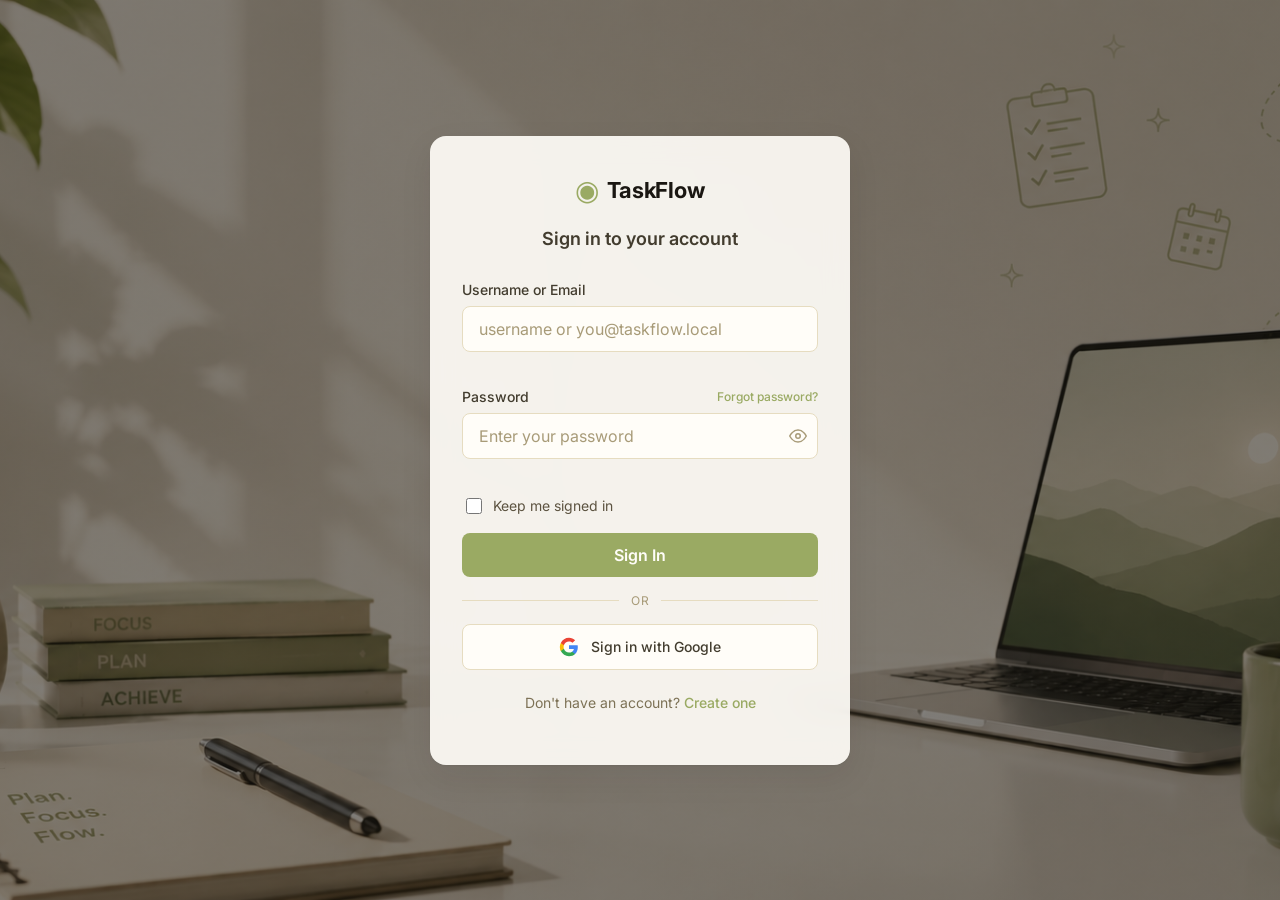
<file: src/html_files/login.html>
<!DOCTYPE html>
<html lang="en">
<head>
<meta charset="UTF-8" />
<meta name="viewport" content="width=device-width, initial-scale=1.0" />
<title>TaskFlow · Sign In</title>
<link rel="preconnect" href="https://fonts.googleapis.com">
<link rel="preconnect" href="https://fonts.gstatic.com" crossorigin>
<link href="https://fonts.googleapis.com/css2?family=Inter:wght@300;400;500;600;700;800&family=Plus+Jakarta+Sans:wght@400;500;600;700;800&display=swap" rel="stylesheet">
<style>

/* ================================================================
   0. Design tokens — aligned with dashboard (olive green)
   ================================================================ */
:root {
  --font-family: 'Inter', 'Plus Jakarta Sans', -apple-system, BlinkMacSystemFont, 'Segoe UI', sans-serif;

  --color-primary:        #9AAA63;
  --color-primary-dark:   #7a8a4a;
  --color-primary-light:  rgba(154, 170, 99, 0.14);

  --color-success: #6b8e4e;
  --color-danger:  #a8452f;

  --color-white: #fffdf8;
  --color-gray-50:  #faf6ec;
  --color-gray-100: #f3ecdb;
  --color-gray-200: #e6dcc0;
  --color-gray-400: #a89b78;
  --color-gray-500: #7d7256;
  --color-gray-600: #5c5340;
  --color-gray-700: #423c2e;
  --color-gray-800: #2c2820;
  --color-gray-900: #1a1712;

  --font-size-xs:   0.75rem;
  --font-size-sm:   0.875rem;
  --font-size-base: 1rem;
  --font-size-lg:   1.125rem;
  --font-size-xl:   1.375rem;

  --space-1: 0.25rem;
  --space-2: 0.5rem;
  --space-3: 0.75rem;
  --space-4: 1rem;
  --space-5: 1.25rem;
  --space-6: 1.5rem;
  --space-8: 2rem;
  --space-10: 2.5rem;

  --card-bg: var(--color-white);
  --card-radius: 16px;
  --card-shadow: 0 1px 2px rgba(32, 30, 27, 0.04), 0 12px 32px rgba(32, 30, 27, 0.08);
}

* { box-sizing: border-box; }

body {
  margin: 0;
  font-family: var(--font-family);
  -webkit-font-smoothing: antialiased;
}

/* ----- 8. Login Module ------------------------------------ */

.login-body {
  display: flex;
  align-items: center;
  justify-content: center;
  min-height: 100vh;
  background:
    linear-gradient(rgba(26, 23, 18, 0.55), rgba(26, 23, 18, 0.55)),
    url('../../docs/screenshots/Login_bg_img.png') center/cover no-repeat fixed;
  padding: var(--space-4);
}

.login-container {
  width: 100%;
  max-width: 420px;
}

.login-card {
  background-color: rgba(255, 253, 248, 0.92);
  backdrop-filter: blur(12px);
  -webkit-backdrop-filter: blur(12px);
  border-radius: var(--card-radius);
  box-shadow: var(--card-shadow);
  padding: var(--space-10) var(--space-8);
  animation: card-rise 0.5s ease;
}

@keyframes card-rise {
  from { opacity: 0; transform: translateY(8px); }
  to   { opacity: 1; transform: translateY(0); }
}

.login-card__brand {
  display: flex;
  align-items: center;
  justify-content: center;
  gap: var(--space-2);
  margin-bottom: var(--space-6);
}

.login-card__logo-icon {
  font-size: 1.75rem;
  line-height: 1;
  color: var(--color-primary);
}

.login-card__brand-name {
  font-size: var(--font-size-xl);
  font-weight: 700;
  color: var(--color-gray-900);
  letter-spacing: -0.01em;
}

.login-card__heading {
  font-size: var(--font-size-lg);
  font-weight: 600;
  color: var(--color-gray-700);
  text-align: center;
  margin: 0 0 var(--space-8);
}

.login-card__subheading {
  font-size: var(--font-size-sm);
  color: var(--color-gray-500);
  text-align: center;
  margin: calc(var(--space-8) * -1 + var(--space-1)) 0 var(--space-8);
}

/* ---- Login form ---- */

.login-form {
  display: flex;
  flex-direction: column;
  gap: var(--space-4);
}

.login-form__field {
  display: flex;
  flex-direction: column;
  gap: var(--space-2);
}

.login-form__label-row {
  display: flex;
  align-items: center;
  justify-content: space-between;
}

.login-form__label {
  font-size: var(--font-size-sm);
  font-weight: 500;
  color: var(--color-gray-700);
}

.login-form__forgot {
  font-size: var(--font-size-xs);
  font-weight: 500;
  color: var(--color-primary);
  text-decoration: none;
  background: none;
  border: none;
  padding: 0;
  cursor: pointer;
  font-family: var(--font-family);
}

.login-form__forgot:hover { text-decoration: underline; }

.login-form__input-wrap {
  position: relative;
  display: flex;
  align-items: center;
}

.login-form__input {
  width: 100%;
  font-family: var(--font-family);
  font-size: var(--font-size-base);
  padding: var(--space-3) var(--space-4);
  border: 1px solid var(--color-gray-200);
  border-radius: 8px;
  background-color: var(--color-white);
  color: var(--color-gray-800);
  outline: none;
  transition: border-color 0.15s ease, box-shadow 0.15s ease;
}

.login-form__input--has-toggle { padding-right: var(--space-10); }

.login-form__input::placeholder {
  color: var(--color-gray-400);
}

.login-form__input:focus {
  border-color: var(--color-primary);
  box-shadow: 0 0 0 3px var(--color-primary-light);
}

.login-form__input[aria-invalid="true"] {
  border-color: var(--color-danger);
}

.login-form__input[aria-invalid="true"]:focus {
  box-shadow: 0 0 0 3px rgba(168, 69, 47, 0.14);
}

.login-form__field-hint {
  font-size: var(--font-size-xs);
  color: var(--color-danger);
  min-height: 1em;
}

.login-form__toggle-visibility {
  position: absolute;
  right: var(--space-1);
  display: flex;
  align-items: center;
  justify-content: center;
  width: 32px;
  height: 32px;
  padding: 0;
  border: none;
  background: none;
  color: var(--color-gray-400);
  cursor: pointer;
  border-radius: 6px;
}

.login-form__toggle-visibility:hover {
  color: var(--color-gray-600);
  background-color: var(--color-gray-100);
}

.login-form__toggle-visibility svg { width: 18px; height: 18px; }

/* ---- Remember me ---- */

.login-form__remember {
  display: flex;
  align-items: center;
  gap: var(--space-2);
}

.login-form__checkbox {
  width: 16px;
  height: 16px;
  accent-color: var(--color-primary);
  cursor: pointer;
}

.login-form__remember label {
  font-size: var(--font-size-sm);
  color: var(--color-gray-600);
  cursor: pointer;
}

/* ---- Error message ---- */

.login-form__error {
  display: flex;
  align-items: flex-start;
  gap: var(--space-2);
  font-size: var(--font-size-sm);
  color: var(--color-danger);
  background-color: rgba(168, 69, 47, 0.08);
  border-radius: 8px;
  padding: var(--space-3);
  line-height: 1.4;
}

.login-form__error svg {
  width: 16px;
  height: 16px;
  flex-shrink: 0;
  margin-top: 1px;
}

.login-form__error[hidden] {
  display: none;
}

/* ---- Submit button ---- */

.login-form__submit {
  position: relative;
  display: flex;
  align-items: center;
  justify-content: center;
  gap: var(--space-2);
  font-family: var(--font-family);
  font-size: var(--font-size-base);
  font-weight: 600;
  color: var(--color-white);
  background-color: var(--color-primary);
  padding: var(--space-3) var(--space-6);
  border: none;
  border-radius: 8px;
  cursor: pointer;
  transition: background-color 0.15s ease, transform 0.05s ease;
  text-align: center;
}

.login-form__submit:hover { background-color: var(--color-primary-dark); }
.login-form__submit:active { transform: scale(0.99); }

.login-form__submit:disabled {
  opacity: 0.75;
  cursor: not-allowed;
}

.login-form__submit--logout {
  background-color: var(--color-gray-600);
  width: 100%;
}

.login-form__submit--logout:hover {
  background-color: var(--color-gray-700);
}

.login-form__spinner {
  width: 16px;
  height: 16px;
  border: 2px solid rgba(255, 255, 255, 0.4);
  border-top-color: var(--color-white);
  border-radius: 50%;
  animation: spin 0.7s linear infinite;
  display: none;
}

.login-form__submit--loading .login-form__spinner { display: inline-block; }
.login-form__submit--loading .login-form__submit-label { opacity: 0.85; }

@keyframes spin { to { transform: rotate(360deg); } }

/* ---- Divider ---- */

.login-form__divider {
  display: flex;
  align-items: center;
  gap: var(--space-3);
}

.login-form__divider::before,
.login-form__divider::after {
  content: '';
  flex: 1;
  height: 1px;
  background-color: var(--color-gray-200);
}

.login-form__divider-text {
  font-size: var(--font-size-xs);
  color: var(--color-gray-400);
  text-transform: uppercase;
  letter-spacing: 0.05em;
}

.login-form[hidden] { display: none; }

/* ---- Google sign-in ---- */

.login-form__google-btn {
  display: flex;
  justify-content: center;
}

.login-form__google-fallback {
  display: flex;
  align-items: center;
  justify-content: center;
  gap: var(--space-3);
  width: 100%;
  font-family: var(--font-family);
  font-size: var(--font-size-sm);
  font-weight: 500;
  color: var(--color-gray-700);
  background-color: var(--color-white);
  border: 1px solid var(--color-gray-200);
  border-radius: 8px;
  padding: var(--space-3) var(--space-4);
  cursor: pointer;
  transition: background-color 0.15s ease, border-color 0.15s ease;
}

.login-form__google-fallback:hover {
  background-color: var(--color-gray-100);
  border-color: var(--color-gray-400);
}

.login-form__google-icon {
  width: 1.25rem;
  height: 1.25rem;
}

/* ---- Sign-up hint ---- */

.login-card__footer {
  margin-top: var(--space-6);
  text-align: center;
  font-size: var(--font-size-sm);
  color: var(--color-gray-500);
}

.login-card__footer a {
  color: var(--color-primary);
  font-weight: 500;
  text-decoration: none;
}

.login-card__footer a:hover { text-decoration: underline; }

/* ---- Session / logged-in view ---- */

.login-session {
  display: flex;
  flex-direction: column;
  align-items: center;
  gap: var(--space-5);
  text-align: center;
  animation: card-rise 0.4s ease;
}

.login-session[hidden] { display: none; }

.login-session__user {
  display: flex;
  align-items: center;
  gap: var(--space-4);
}

.login-session__avatar {
  width: 52px;
  height: 52px;
  display: flex;
  align-items: center;
  justify-content: center;
  background-color: var(--color-primary-light);
  border-radius: 50%;
  font-size: var(--font-size-lg);
  font-weight: 700;
  color: var(--color-primary-dark);
  flex-shrink: 0;
}

.login-session__info {
  display: flex;
  flex-direction: column;
  align-items: flex-start;
  text-align: left;
}

.login-session__name {
  font-size: var(--font-size-base);
  font-weight: 600;
  color: var(--color-gray-800);
}

.login-session__role {
  font-size: var(--font-size-xs);
  color: var(--color-gray-500);
  margin-top: var(--space-1);
}

.login-session__status {
  display: flex;
  align-items: center;
  gap: var(--space-2);
  font-size: var(--font-size-sm);
  color: var(--color-success);
  font-weight: 500;
  margin: 0;
}

.login-session__status-dot {
  width: 8px;
  height: 8px;
  border-radius: 50%;
  background-color: var(--color-success);
}

/* Toast for demo feedback */
.login-toast {
  position: fixed;
  bottom: var(--space-6);
  left: 50%;
  transform: translateX(-50%) translateY(12px);
  background-color: var(--color-gray-900);
  color: var(--color-white);
  font-size: var(--font-size-sm);
  padding: var(--space-3) var(--space-5);
  border-radius: 8px;
  opacity: 0;
  pointer-events: none;
  transition: opacity 0.2s ease, transform 0.2s ease;
}

.login-toast--visible {
  opacity: 1;
  transform: translateX(-50%) translateY(0);
}

/* ----- 9. Responsive -------------------------------------- */

@media (max-width: 480px) {
  .login-card {
    padding: var(--space-8) var(--space-5);
    border-radius: 12px;
  }

  .login-card__brand-name { font-size: var(--font-size-lg); }
  .login-card__heading { font-size: var(--font-size-base); margin-bottom: var(--space-6); }

  .login-session__user {
    flex-direction: column;
    text-align: center;
  }

  .login-session__info { align-items: center; }
}

@media (prefers-reduced-motion: reduce) {
  .login-card, .login-session, .login-form__spinner {
    animation: none !important;
  }
}

@media (prefers-contrast: more) {
  .login-form__input { border-width: 2px; }
}

</style>
</head>
<body class="login-body">

  <main class="login-container" aria-labelledby="login-heading">
    <div class="login-card">

      <div class="login-card__brand">
        <span class="login-card__logo-icon" aria-hidden="true">&#x25C9;</span>
        <span class="login-card__brand-name">TaskFlow</span>
      </div>

      <h1 class="login-card__heading" id="login-heading">Sign in to your account</h1>
  

      <!-- ============================================================
           LOGIN FORM — shown when user is NOT logged in
           ============================================================ -->
      <form class="login-form" id="loginForm" novalidate autocomplete="off">

        <div class="login-form__field">
          <label class="login-form__label" for="loginEmail">Username or Email</label>
          <input
            class="login-form__input"
            type="text"
            id="loginEmail"
            name="email"
            placeholder="username or you@taskflow.local"
            autocomplete="username"
            aria-describedby="emailHint"
            required
          />
          <span class="login-form__field-hint" id="emailHint"></span>
        </div>

        <div class="login-form__field">
          <div class="login-form__label-row">
            <label class="login-form__label" for="loginPassword">Password</label>
            <button type="button" class="login-form__forgot" id="forgotBtn">Forgot password?</button>
          </div>
          <div class="login-form__input-wrap">
            <input
              class="login-form__input login-form__input--has-toggle"
              type="password"
              id="loginPassword"
              name="password"
              placeholder="Enter your password"
              autocomplete="current-password"
              aria-describedby="passwordHint"
              required
            />
            <button type="button" class="login-form__toggle-visibility" id="togglePassword" aria-label="Show password" aria-pressed="false">
              <svg id="eyeIcon" viewBox="0 0 24 24" fill="none" stroke="currentColor" stroke-width="2" stroke-linecap="round" stroke-linejoin="round">
                <path d="M1 12s4-8 11-8 11 8 11 8-4 8-11 8-11-8-11-8z"/>
                <circle cx="12" cy="12" r="3"/>
              </svg>
            </button>
          </div>
          <span class="login-form__field-hint" id="passwordHint"></span>
        </div>

        <div class="login-form__remember">
          <input type="checkbox" class="login-form__checkbox" id="rememberMe" name="remember" />
          <label for="rememberMe">Keep me signed in</label>
        </div>

        <div class="login-form__error" id="loginError" role="alert" aria-live="polite" hidden>
          <svg viewBox="0 0 24 24" fill="none" stroke="currentColor" stroke-width="2" stroke-linecap="round" stroke-linejoin="round">
            <circle cx="12" cy="12" r="10"/><line x1="12" y1="8" x2="12" y2="12"/><line x1="12" y1="16" x2="12.01" y2="16"/>
          </svg>
          <span id="loginErrorText"></span>
        </div>

        <button class="login-form__submit" type="submit" id="submitBtn">
          <span class="login-form__spinner" aria-hidden="true"></span>
          <span class="login-form__submit-label">Sign In</span>
        </button>

        <div class="login-form__divider">
          <span class="login-form__divider-text">or</span>
        </div>

        <!-- Google Sign-In button — rendered by GSI library -->
        <div class="login-form__google-btn" id="googleSignInBtn">
          <!-- GOOGLE BUTTON PLACEHOLDER: The GSI library renders the real
               styled button into this container. If the library fails to
               load, the fallback below will be visible. -->
          <button
            class="login-form__google-fallback"
            type="button"
            id="googleFallbackBtn"
            aria-label="Sign in with Google"
          >
            <svg class="login-form__google-icon" viewBox="0 0 24 24" xmlns="http://www.w3.org/2000/svg">
              <path d="M22.56 12.25c0-.78-.07-1.53-.2-2.25H12v4.26h5.92a5.06 5.06 0 0 1-2.2 3.32v2.77h3.57c2.08-1.92 3.28-4.74 3.28-8.1z" fill="#4285F4"/>
              <path d="M12 23c2.97 0 5.46-.98 7.28-2.66l-3.57-2.77c-.98.66-2.23 1.06-3.71 1.06-2.86 0-5.29-1.93-6.16-4.53H2.18v2.84C3.99 20.53 7.7 23 12 23z" fill="#34A853"/>
              <path d="M5.84 14.09c-.22-.66-.35-1.36-.35-2.09s.13-1.43.35-2.09V7.07H2.18C1.43 8.55 1 10.22 1 12s.43 3.45 1.18 4.93l2.85-2.22.81-.62z" fill="#FBBC05"/>
              <path d="M12 5.38c1.62 0 3.06.56 4.21 1.64l3.15-3.15C17.45 2.09 14.97 1 12 1 7.7 1 3.99 3.47 2.18 7.07l3.66 2.84c.87-2.6 3.3-4.53 6.16-4.53z" fill="#EA4335"/>
            </svg>
            <span>Sign in with Google</span>
          </button>
        </div>
      </form>

      <p class="login-card__footer" id="signupFooter">Don't have an account? <a href="register.html" id="signupLink">Create one</a></p>

      <!-- ============================================================
           LOGGED-IN VIEW — shown when a session is active
           ============================================================ -->
      <div class="login-session" id="loginSession" hidden>
        <div class="login-session__user">
          <span class="login-session__avatar" id="sessionAvatar" aria-hidden="true"></span>
          <div class="login-session__info">
            <span class="login-session__name" id="sessionName"></span>
            <span class="login-session__role" id="sessionRole"></span>
          </div>
        </div>

        <p class="login-session__status">
          <span class="login-session__status-dot" aria-hidden="true"></span>
          You are signed in.
        </p>

        <button class="login-form__submit login-form__submit--logout" type="button" id="logoutBtn">
          Sign Out
        </button>
      </div>

    </div>
  </main>

  <div class="login-toast" id="toast" role="status" aria-live="polite"></div>

  <!-- Google Identity Services (loaded asynchronously) -->
  <script>
    window.TASKFLOW_GOOGLE_CLIENT_ID = '53414606442-ap70jlb8jjon4j7qgs28t5rjdbcps3ce.apps.googleusercontent.com';
  </script>
  <script src="https://accounts.google.com/gsi/client" async defer></script>

  <script src="../modules/jwt.js" defer></script>
  <script src="../modules/permissions.js" defer></script>
  <script src="../modules/login.js" defer></script>

</body>
</html>
</file>
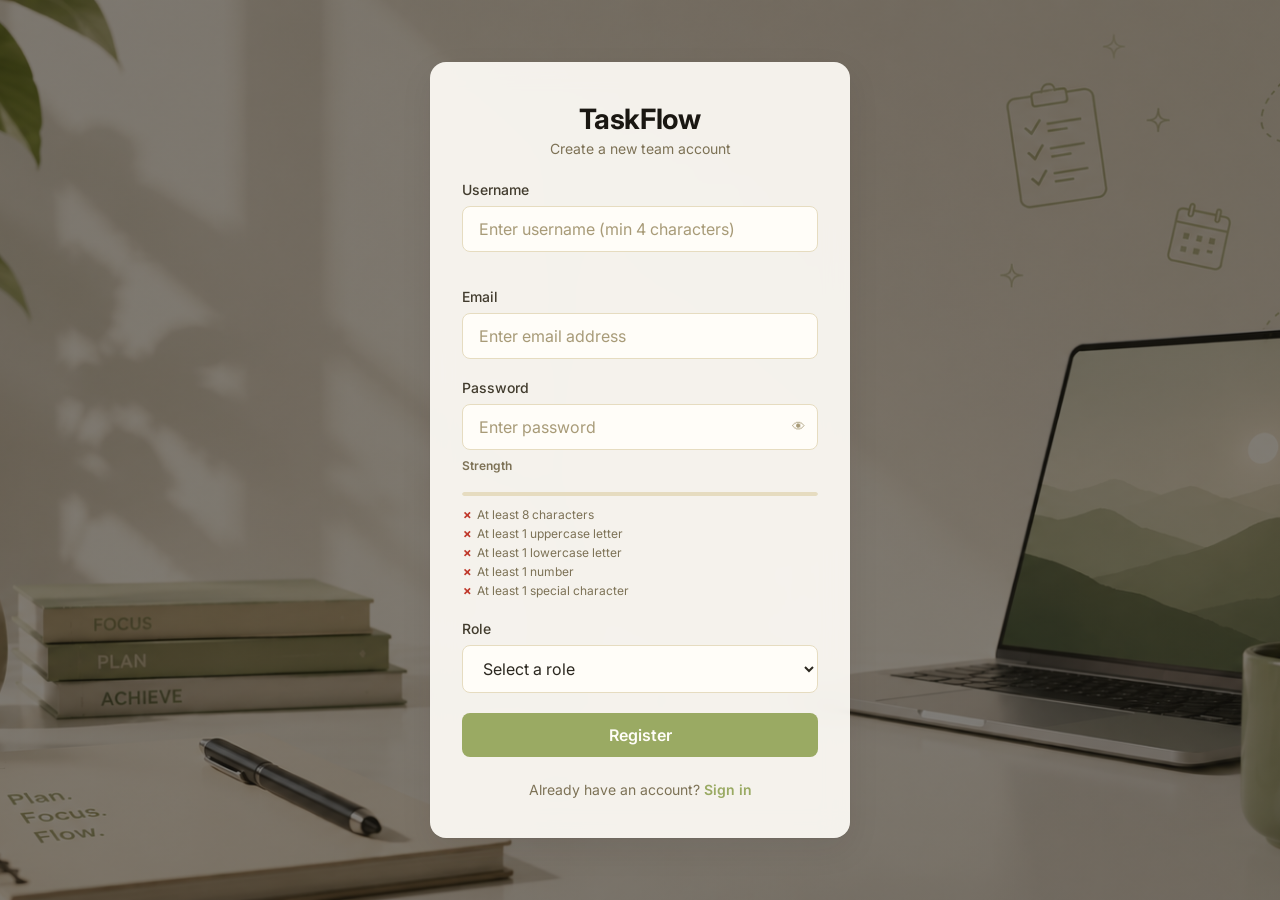
<file: src/html_files/register.html>
<!DOCTYPE html>
<html lang="en">
<head>
<meta charset="UTF-8" />
<meta name="viewport" content="width=device-width, initial-scale=1.0" />
<title>TaskFlow · Register</title>
<link rel="preconnect" href="https://fonts.googleapis.com">
<link rel="preconnect" href="https://fonts.gstatic.com" crossorigin>
<link href="https://fonts.googleapis.com/css2?family=Inter:wght@300;400;500;600;700;800&family=Plus+Jakarta+Sans:wght@400;500;600;700;800&display=swap" rel="stylesheet">
<style>
/* Design Tokens — aligned with dashboard (olive green) */
:root {
  --color-primary:        #9AAA63;
  --color-primary-dark:   #7a8a4a;
  --color-primary-light:  rgba(154, 170, 99, 0.14);

  --color-success: #6b8e4e;
  --color-danger:  #a8452f;

  --color-white: #fffdf8;
  --color-gray-50:  #faf6ec;
  --color-gray-100: #f3ecdb;
  --color-gray-200: #e6dcc0;
  --color-gray-300: #d3c4a0;
  --color-gray-400: #a89b78;
  --color-gray-500: #7d7256;
  --color-gray-600: #5c5340;
  --color-gray-700: #423c2e;
  --color-gray-800: #2c2820;
  --color-gray-900: #1a1712;

  --font-family: 'Inter', 'Plus Jakarta Sans', -apple-system, BlinkMacSystemFont, 'Segoe UI', sans-serif;
  --font-size-xs:   0.75rem;
  --font-size-sm:   0.875rem;
  --font-size-base: 1rem;
  --font-size-lg:   1.125rem;

  --space-1: 0.25rem;
  --space-2: 0.5rem;
  --space-3: 0.75rem;
  --space-4: 1rem;
  --space-5: 1.25rem;
  --space-6: 1.5rem;
  --space-8: 2rem;

  --card-bg: var(--color-white);
  --card-radius: 16px;
  --card-shadow: 0 1px 2px rgba(32, 30, 27, 0.04), 0 12px 32px rgba(32, 30, 27, 0.08);
}

* {
  box-sizing: border-box;
  margin: 0;
  padding: 0;
}

body {
  font-family: var(--font-family);
  -webkit-font-smoothing: antialiased;
  background:
    linear-gradient(rgba(26, 23, 18, 0.55), rgba(26, 23, 18, 0.55)),
    url('../../docs/screenshots/Login_bg_img.png') center/cover no-repeat fixed;
  color: var(--color-gray-800);
  display: flex;
  justify-content: center;
  align-items: center;
  min-height: 100vh;
  padding: 20px;
}

.register-container {
  background-color: rgba(255, 253, 248, 0.92);
  backdrop-filter: blur(12px);
  -webkit-backdrop-filter: blur(12px);
  border-radius: var(--card-radius);
  width: 100%;
  max-width: 420px;
  padding: var(--space-10, 2.5rem) var(--space-8);
  box-shadow: var(--card-shadow);
  animation: card-rise 0.5s ease;
}

@keyframes card-rise {
  from { opacity: 0; transform: translateY(8px); }
  to   { opacity: 1; transform: translateY(0); }
}

.brand-header {
  text-align: center;
  margin-bottom: var(--space-6);
}

.brand-header h1 {
  font-size: 1.75rem;
  font-weight: 700;
  color: var(--color-gray-900);
  letter-spacing: -0.01em;
}

.brand-header p {
  font-size: var(--font-size-sm);
  color: var(--color-gray-500);
  margin-top: var(--space-1);
}

.form-group {
  margin-bottom: var(--space-5);
}

.form-group label {
  display: block;
  font-size: var(--font-size-sm);
  font-weight: 500;
  margin-bottom: var(--space-2);
  color: var(--color-gray-700);
}

.form-control {
  width: 100%;
  padding: var(--space-3) var(--space-4);
  font-size: var(--font-size-base);
  font-family: var(--font-family);
  border: 1px solid var(--color-gray-200);
  border-radius: 8px;
  background-color: var(--color-white);
  color: var(--color-gray-800);
  outline: none;
  transition: border-color 0.15s ease, box-shadow 0.15s ease;
}

.form-control::placeholder {
  color: var(--color-gray-400);
}

.form-control:focus {
  border-color: var(--color-primary);
  box-shadow: 0 0 0 3px var(--color-primary-light);
}

select.form-control {
  cursor: pointer;
}

.btn-submit {
  width: 100%;
  padding: var(--space-3) var(--space-6);
  font-family: var(--font-family);
  font-size: var(--font-size-base);
  font-weight: 600;
  color: var(--color-white);
  background-color: var(--color-primary);
  border: none;
  border-radius: 8px;
  cursor: pointer;
  transition: background-color 0.15s ease, transform 0.05s ease;
}

.btn-submit:hover {
  background-color: var(--color-primary-dark);
}

.btn-submit:active {
  transform: scale(0.99);
}

.password-wrapper {
  position: relative;
}

.password-wrapper .form-control {
  padding-right: 40px;
}

.toggle-password {
  position: absolute;
  right: 4px;
  top: 50%;
  transform: translateY(-50%);
  display: flex;
  align-items: center;
  justify-content: center;
  width: 32px;
  height: 32px;
  background: none;
  border: none;
  border-radius: 6px;
  cursor: pointer;
  color: var(--color-gray-400);
  line-height: 1;
}

.toggle-password:hover {
  color: var(--color-gray-600);
  background-color: var(--color-gray-100);
}

.strength-section {
  margin-top: var(--space-2);
}

.strength-header {
  display: flex;
  align-items: center;
  justify-content: space-between;
  margin-bottom: 4px;
}

.strength-label {
  font-size: var(--font-size-xs);
  font-weight: 600;
  color: var(--color-gray-500);
}

.strength-meter {
  width: 100%;
  height: 4px;
  appearance: none;
  -webkit-appearance: none;
  border-radius: 2px;
  overflow: hidden;
}

.strength-meter::-webkit-progress-bar {
  background-color: var(--color-gray-200);
  border-radius: 2px;
}

.strength-meter::-webkit-progress-value {
  border-radius: 2px;
  transition: width 0.2s ease, background-color 0.2s ease;
}

.strength-meter--score-0::-webkit-progress-value { background-color: var(--color-gray-300); }
.strength-meter--score-1::-webkit-progress-value { background-color: #c0392b; }
.strength-meter--score-2::-webkit-progress-value { background-color: #e67e22; }
.strength-meter--score-3::-webkit-progress-value { background-color: #f39c12; }
.strength-meter--score-4::-webkit-progress-value { background-color: #6b8e4e; }
.strength-meter--score-5::-webkit-progress-value { background-color: #2ecc71; }

.strength-checklist {
  list-style: none;
  padding: 0;
  margin: var(--space-2) 0 0;
  font-size: var(--font-size-xs);
}

.strength-checklist li {
  padding: 2px 0;
  display: flex;
  align-items: center;
  gap: 4px;
}

.check-unmet {
  color: var(--color-gray-500);
}

.check-unmet::before {
  content: '✗';
  color: #c0392b;
  font-weight: bold;
}

.check-met {
  color: #2d6a2e;
}

.check-met::before {
  content: '✓';
  color: #27ae60;
  font-weight: bold;
}

.form-footer {
  text-align: center;
  margin-top: var(--space-6);
  font-size: var(--font-size-sm);
  color: var(--color-gray-500);
}

.form-footer a {
  color: var(--color-primary);
  text-decoration: none;
  font-weight: 600;
}

.form-footer a:hover {
  text-decoration: underline;
}

.form-hint {
  display: block;
  font-size: var(--font-size-xs);
  color: var(--color-danger);
  margin-top: var(--space-1);
  min-height: 1em;
}

.form-hint--success {
  color: var(--color-success);
}

.feedback-message {
  padding: var(--space-3) var(--space-4);
  border-radius: 8px;
  font-size: var(--font-size-sm);
  margin-bottom: var(--space-5);
  display: none;
  line-height: 1.4;
}

.feedback-message.error {
  display: block;
  background-color: rgba(168, 69, 47, 0.08);
  color: var(--color-danger);
  border: none;
}

.feedback-message.success {
  display: block;
  background-color: rgba(107, 142, 78, 0.08);
  color: var(--color-success);
  border: none;
}
</style>
</head>
<body>

<div class="register-container">
<div class="brand-header">
<h1>TaskFlow</h1>
<p>Create a new team account</p>
</div>

<!-- Inline Error / Success Alert -->
<div id="feedback-message" class="feedback-message"></div>

<form id="register-form" novalidate>
<div class="form-group">
<label for="username">Username</label>
<input 
type="text" 
id="username" 
class="form-control" 
placeholder="Enter username (min 4 characters)" 
autocomplete="off"
aria-describedby="usernameHint"
/>
<span id="usernameHint" class="form-hint" aria-live="polite"></span>
</div>

<div class="form-group">
<label for="email">Email</label>
<input 
type="email" 
id="email" 
class="form-control" 
placeholder="Enter email address" 
autocomplete="email"
/>
</div>

<div class="form-group">
<label for="password">Password</label>
<div class="password-wrapper">
<input 
type="password" 
id="password" 
class="form-control" 
placeholder="Enter password"
autocomplete="new-password"
/>
<button type="button" class="toggle-password" id="toggle-password" aria-label="Show password">👁</button>
</div>
<div class="strength-section">
<div class="strength-header">
<span class="strength-label">Strength</span>
<span class="strength-label" id="password-strength-label"></span>
</div>
<progress id="password-strength-meter" class="strength-meter strength-meter--score-0" value="0" max="5"></progress>
<ul id="password-checklist" class="strength-checklist">
<li class="check-unmet">At least 8 characters</li>
<li class="check-unmet">At least 1 uppercase letter</li>
<li class="check-unmet">At least 1 lowercase letter</li>
<li class="check-unmet">At least 1 number</li>
<li class="check-unmet">At least 1 special character</li>
</ul>
</div>
</div>

<div class="form-group">
<label for="role">Role</label>
<select id="role" class="form-control">
<option value="">Select a role</option>
<option value="Manager">Manager</option>
<option value="Team Member">Team Member</option>
</select>
</div>

<button type="submit" class="btn-submit">Register</button>
</form>

<p class="form-footer">Already have an account? <a href="login.html">Sign in</a></p>
</div>

<!-- Attach JavaScript Logic -->
<script src="../modules/jwt.js" defer></script>
<script src="../modules/register.js" defer></script>
</body>
</html>
</file>
